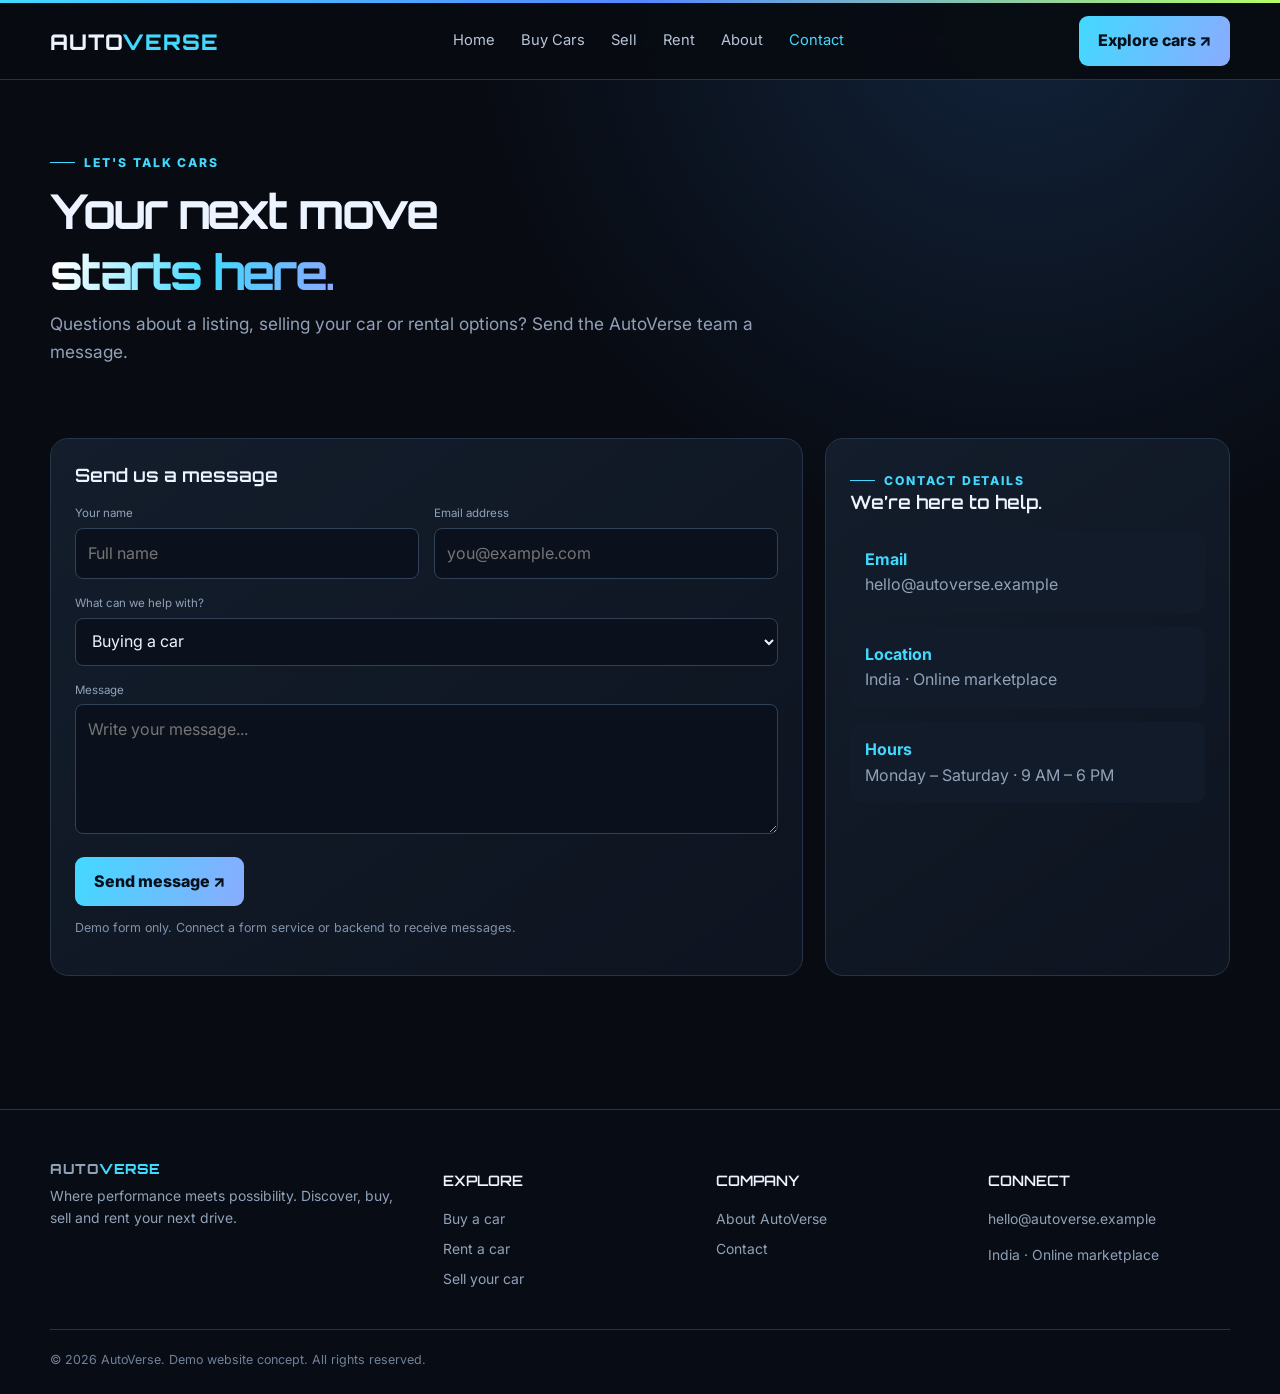
<file: contact.html>
<!DOCTYPE html>
<html lang="en">
    <head>
        <meta charset="UTF-8">
        <meta name="viewport" content="width=device-width, initial-scale=1.0">
        <meta name="description" content="AutoVerse automotive marketplace to buy, sell and rent cars.">
        <title>AutoVerse | Contact</title>
        <link rel="stylesheet" href="style.css">
    </head>
    <body>
        <div class="topline"></div>
        <header class="header">
            <div class="container nav">
                <a class="logo" href="index.html">AUTO<span>VERSE</span></a>
                <nav class="navlinks">
                    <a class="" href="index.html">Home</a>
                    <a class="" href="buy.html">Buy Cars</a>
                    <a class="" href="sell.html">Sell</a>
                    <a class="" href="rent.html">Rent</a>
                    <a class="" href="about.html">About</a>
                    <a class="active" href="contact.html">Contact</a>
                </nav>
                <a class="nav-cta" href="buy.html">Explore cars ↗</a>
            </div>
        </header>
        <main>
            <section class="page-hero">
                <div class="container">
                    <span class="eyebrow">LET'S TALK CARS</span>
                    <h1 class="page-title">Your next move<br><span class="gradient">starts here.</span></h1>
                    <p class="lead">Questions about a listing, selling your car or rental options? Send the AutoVerse team a message.</p>
                </div>
            </section>
            <section class="section" style="padding-top:20px">
                <div class="container content-grid">
                    <form class="panel">
                        <h3>Send us a message</h3>
                        <div class="form-grid">
                            <div class="field">
                                <label>Your name</label>
                                <input placeholder="Full name" required>
                            </div>
                            <div class="field">
                                <label>Email address</label>
                                <input type="email" placeholder="you@example.com" required>
                            </div>
                            <div class="field full">
                                <label>What can we help with?</label>
                                <select>
                                    <option>Buying a car</option>
                                    <option>Selling a car</option>
                                    <option>Car rental</option>
                                    <option>General enquiry</option>
                                </select>
                            </div>
                            <div class="field full">
                                <label>Message</label>
                                <textarea placeholder="Write your message..."></textarea>
                            </div>
                            <div class="full">
                                <button type="button" class="btn">Send message ↗</button>
                                <p class="notice">Demo form only. Connect a form service or backend to receive messages.</p>
                            </div>
                        </div>
                    </form>
                    <aside class="panel">
                        <span class="eyebrow">CONTACT DETAILS</span>
                        <h3>We’re here to help.</h3>
                        <div class="contact-info">
                            <div class="contact-item"><b>Email</b><span class="muted">hello@autoverse.example</span>
                            </div>
                            <div class="contact-item"><b>Location</b><span class="muted">India · Online marketplace</span>
                            </div>
                            <div class="contact-item"><b>Hours</b><span class="muted">Monday – Saturday · 9 AM – 6 PM</span>
                            </div>
                        </div>
                    </aside>
                </div>
            </section>
        </main>
        <footer class="footer">
            <div class="container">
                <div class="footer-grid">
                    <div>
                        <a class="logo" href="index.html">AUTO<span>VERSE</span></a>
                        <p>Where performance meets possibility. Discover, buy, sell and rent your next drive.</p>
                    </div>
                    <div>
                        <h4>EXPLORE</h4>
                        <a href="buy.html">Buy a car</a>
                        <a href="rent.html">Rent a car</a>
                        <a href="sell.html">Sell your car</a>
                    </div>
                    <div>
                        <h4>COMPANY</h4>
                        <a href="about.html">About AutoVerse</a>
                        <a href="contact.html">Contact</a>
                    </div>
                    <div>
                        <h4>CONNECT</h4>
                        <p>hello@autoverse.example</p>
                        <p>India · Online marketplace</p>
                    </div>
                </div>
                <div class="copyright">
                    © 2026 AutoVerse. Demo website concept. All rights reserved.
                </div>
            </div>
        </footer>
    </body>
    </html>
</file>
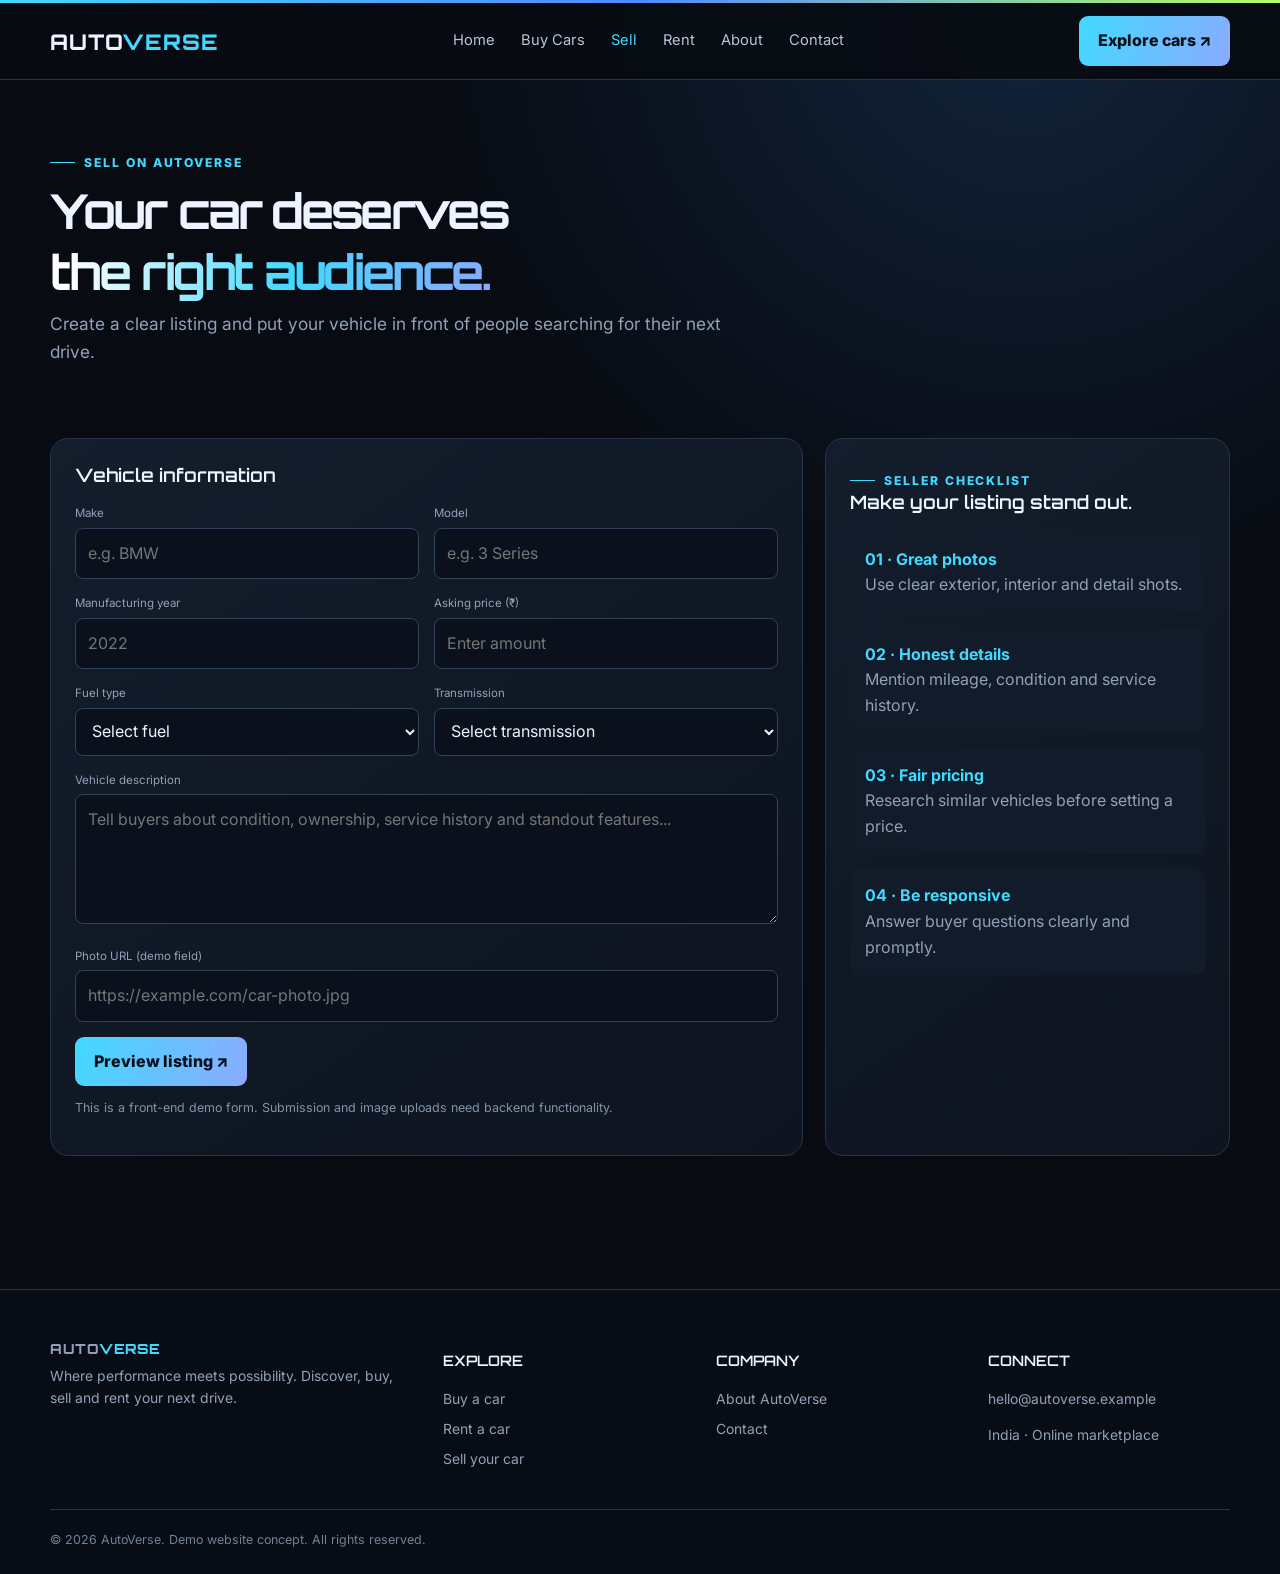
<file: sell.html>
<!DOCTYPE html>
<html lang="en">
    <head>
        <meta charset="UTF-8">
        <meta name="viewport" content="width=device-width, initial-scale=1.0">
        <meta name="description" content="AutoVerse automotive marketplace to buy, sell and rent cars.">
        <title>AutoVerse | Sell</title>
        <link rel="stylesheet" href="style.css">
    </head>
    <body>
        <div class="topline"></div>
        <header class="header">
            <div class="container nav">
                <a class="logo" href="index.html">AUTO<span>VERSE</span></a>
                <nav class="navlinks">
                    <a class="" href="index.html">Home</a>
                    <a class="" href="buy.html">Buy Cars</a>
                    <a class="active" href="sell.html">Sell</a>
                    <a class="" href="rent.html">Rent</a>
                    <a class="" href="about.html">About</a>
                    <a class="" href="contact.html">Contact</a>
                </nav>
                <a class="nav-cta" href="buy.html">Explore cars ↗</a>
            </div>
        </header>
        <main>
            <section class="page-hero">
                <div class="container">
                    <span class="eyebrow">SELL ON AUTOVERSE</span>
                    <h1 class="page-title">Your car deserves<br><span class="gradient">the right audience.</span></h1>
                    <p class="lead">Create a clear listing and put your vehicle in front of people searching for their next drive.</p>
                </div>
            </section>
            <section class="section" style="padding-top:20px">
                <div class="container content-grid">
                    <form class="panel">
                        <h3>Vehicle information</h3>
                        <div class="form-grid">
                            <div class="field">
                                <label>Make</label>
                                <input required placeholder="e.g. BMW">
                            </div>
                            <div class="field">
                                <label>Model</label>
                                <input required placeholder="e.g. 3 Series">
                            </div>
                            <div class="field">
                                <label>Manufacturing year</label>
                                <input type="number" placeholder="2022">
                            </div>
                            <div class="field">
                                <label>Asking price (₹)</label>
                                <input type="number" placeholder="Enter amount">
                            </div>
                            <div class="field">
                                <label>Fuel type</label>
                                <select>
                                    <option>Select fuel</option>
                                    <option>Petrol</option>
                                    <option>Diesel</option>
                                    <option>Electric</option>
                                    <option>Hybrid</option>
                                </select>
                            </div>
                            <div class="field">
                                <label>Transmission</label>
                                <select>
                                    <option>Select transmission</option>
                                    <option>Automatic</option>
                                    <option>Manual</option>
                                </select>
                            </div>
                            <div class="field full">
                                <label>Vehicle description</label>
                                <textarea placeholder="Tell buyers about condition, ownership, service history and standout features..."></textarea>
                            </div>
                            <div class="field full">
                                <label>Photo URL (demo field)</label>
                                <input type="url" placeholder="https://example.com/car-photo.jpg">
                            </div>
                            <div class="full">
                                <button class="btn" type="button">Preview listing ↗</button>
                                <p class="notice">This is a front-end demo form. Submission and image uploads need backend functionality.</p>
                            </div>
                        </div>
                    </form>
                    <aside class="panel">
                        <span class="eyebrow">SELLER CHECKLIST</span>
                        <h3>Make your listing stand out.</h3>
                        <div class="contact-info">
                            <div class="contact-item"><b>01 · Great photos</b><span class="muted">Use clear exterior, interior and detail shots.</span>
                            </div>
                            <div class="contact-item"><b>02 · Honest details</b><span class="muted">Mention mileage, condition and service history.</span>
                            </div>
                            <div class="contact-item"><b>03 · Fair pricing</b><span class="muted">Research similar vehicles before setting a price.</span>
                            </div>
                            <div class="contact-item"><b>04 · Be responsive</b><span class="muted">Answer buyer questions clearly and promptly.</span>
                            </div>
                        </div>
                    </aside>
                </div>
            </section>
        </main>
        <footer class="footer">
            <div class="container">
                <div class="footer-grid">
                    <div>
                        <a class="logo" href="index.html">AUTO<span>VERSE</span></a>
                        <p>Where performance meets possibility. Discover, buy, sell and rent your next drive.</p>
                    </div>
                    <div>
                        <h4>EXPLORE</h4>
                        <a href="buy.html">Buy a car</a>
                        <a href="rent.html">Rent a car</a>
                        <a href="sell.html">Sell your car</a>
                    </div>
                    <div>
                        <h4>COMPANY</h4>
                        <a href="about.html">About AutoVerse</a>
                        <a href="contact.html">Contact</a>
                    </div>
                    <div>
                        <h4>CONNECT</h4>
                        <p>hello@autoverse.example</p>
                        <p>India · Online marketplace</p>
                    </div>
                </div>
                <div class="copyright">
                    © 2026 AutoVerse. Demo website concept. All rights reserved.
                </div>
            </div>
        </footer>
    </body>
    </html>
</file>
<file: style.css>
/* 01. Fonts and design tokens */
@import url('https://fonts.googleapis.com/css2?family=Inter:wght@400;500;600;700;800&family=Orbitron:wght@500;600;700;800&display=swap');
:root {
    --bg:#080b12;
    --panel:#101622;
    --panel2:#151e2c;
    --line:#263449;
    --text:#edf4ff;
    --muted:#91a1b8;
    --cyan:#42d9ff;
    --blue:#5488ff;
    --lime:#b5ff65;
    --radius:18px;
    --max:1180px
}
/* 02. Reset and global styles */
* {
    box-sizing:border-box
}
html {
    scroll-behavior:smooth
}
body {
    margin:0;
    background:radial-gradient(circle at 80% 0%,#12233b 0,transparent 32%),var(--bg);
    color:var(--text);
    font-family:Inter,Arial,sans-serif;
    line-height:1.6
}
a {
    color:inherit;
    text-decoration:none
}
img {
    display:block;
    max-width:100%
}
button,input,select,textarea {
    font:inherit
}
/* 03. Layout utilities */
.container {
    width:min(var(--max),calc(100% - 40px));
    margin:auto
}
/* 04. Header and navigation */
.topline {
    height:3px;
    background:linear-gradient(90deg,var(--cyan),var(--blue),var(--lime))
}
.header {
    position:sticky;
    top:0;
    z-index:20;
    background:#080b12eF;
    backdrop-filter:blur(16px);
    border-bottom:1px solid #263449
}
.nav {
    min-height:76px;
    display:flex;
    align-items:center;
    justify-content:space-between;
    gap:24px
}
.logo {
    font:800 1.35rem Orbitron,sans-serif;
    letter-spacing:.04em
}
.logo span {
    color:var(--cyan)
}
.navlinks {
    display:flex;
    align-items:center;
    gap:26px;
    color:#b7c5d8;
    font-size:.92rem
}
.navlinks a {
    transition:color .2s
}
.navlinks a:hover,.navlinks a.active {
    color:var(--cyan)
}
.nav-cta,.btn {
    display:inline-flex;
    align-items:center;
    justify-content:center;
    gap:9px;
    padding:12px 19px;
    border-radius:9px;
    background:linear-gradient(110deg,var(--cyan),#8aabff);
    color:#06101a;
    font-weight:800;
    border:0;
    transition:transform .2s,box-shadow .2s
}
.nav-cta:hover,.btn:hover {
    transform:translateY(-3px);
    box-shadow:0 9px 28px #42d9ff35
}
.btn.secondary {
    background:transparent;
    color:var(--text);
    border:1px solid #52657f
}
.btn.small {
    padding:9px 14px;
    font-size:.86rem
}
.menu-note {
    display:none
}
/* 05. Homepage hero and typography */
.hero {
    padding:76px 0 65px;
    position:relative;
    overflow:hidden
}
.hero-grid {
    display:grid;
    grid-template-columns:1fr 1.05fr;
    gap:45px;
    align-items:center
}
.eyebrow {
    display:inline-flex;
    align-items:center;
    gap:9px;
    color:var(--cyan);
    font-size:.76rem;
    letter-spacing:.16em;
    text-transform:uppercase;
    font-weight:800
}
.eyebrow:before {
    content:"";
    width:25px;
    height:1px;
    background:var(--cyan)
}
h1,h2,h3,p {
    margin-top:0
}
h1 {
    font:800 clamp(2.8rem,6vw,5.8rem)/1.03 Orbitron,sans-serif;
    letter-spacing:-.055em;
    margin:19px 0
}
.gradient {
    background:linear-gradient(100deg,#fff 5%,var(--cyan) 55%,#8aa8ff);
    -webkit-background-clip:text;
    background-clip:text;
    color:transparent
}
.lead {
    color:var(--muted);
    font-size:1.08rem;
    max-width:560px
}
.hero-actions {
    display:flex;
    gap:13px;
    flex-wrap:wrap;
    margin:27px 0 32px
}
.stats {
    display:flex;
    gap:35px;
    flex-wrap:wrap
}
.stat strong {
    display:block;
    font:700 1.35rem Orbitron;
    color:var(--text)
}
.stat span {
    font-size:.78rem;
    color:var(--muted)
}
.hero-visual {
    position:relative
}
.hero-visual:before {
    content:"";
    position:absolute;
    inset:10% -5%;
    background:radial-gradient(ellipse,#2e9dcb35,transparent 65%);
    filter:blur(20px)
}
.hero-visual img {
    position:relative;
    width:100%;
    border-radius:24px;
    border:1px solid #30445d;
    box-shadow:0 30px 90px #0009;
    animation:float 6s ease-in-out infinite
}
.visual-tag {
    position:absolute;
    z-index:2;
    bottom:18px;
    left:-18px;
    padding:13px 17px;
    background:#0b1421eF;
    border:1px solid #3a5870;
    border-radius:12px;
    font-size:.8rem
}
.visual-tag b {
    display:block;
    color:var(--lime);
    font:700 1rem Orbitron
}
/* 06. Sections and headings */
.section {
    padding:68px 0
}
.section-head {
    display:flex;
    align-items:end;
    justify-content:space-between;
    gap:20px;
    margin-bottom:27px
}
.section-head h2,.page-title {
    font:700 clamp(1.8rem,4vw,3rem) Orbitron,sans-serif;
    margin:8px 0
}
.section-head p {
    color:var(--muted);
    margin:0
}
.text-link {
    color:var(--cyan);
    font-weight:700
}
/* 07. Car cards and feature cards */
.cards {
    display:grid;
    grid-template-columns:repeat(3,1fr);
    gap:20px
}
.car-card,.feature-card,.panel {
    background:linear-gradient(145deg,#131d2b,#0e1420);
    border:1px solid var(--line);
    border-radius:var(--radius);
    overflow:hidden;
    transition:transform .25s,border-color .25s,box-shadow .25s
}
.car-card:hover,.feature-card:hover {
    transform:translateY(-6px);
    border-color:#4b9dbb;
    box-shadow:0 18px 45px #0005
}
.car-image {
    height:205px;
    overflow:hidden;
    background:#172232
}
.car-image img {
    width:100%;
    height:100%;
    object-fit:cover;
    transition:transform .55s
}
.car-card:hover .car-image img {
    transform:scale(1.06)
}
.car-info {
    padding:18px
}
.car-top {
    display:flex;
    justify-content:space-between;
    gap:10px;
    align-items:start
}
.car-info h3 {
    font-size:1.05rem;
    margin:0 0 5px
}
.muted {
    color:var(--muted)
}
.price {
    font:700 1.1rem Orbitron;
    color:var(--cyan);
    white-space:nowrap
}
.specs {
    display:flex;
    gap:13px;
    flex-wrap:wrap;
    padding:13px 0;
    margin:13px 0;
    border-top:1px solid var(--line);
    border-bottom:1px solid var(--line);
    font-size:.78rem;
    color:#a9b8cc
}
.card-bottom {
    display:flex;
    justify-content:space-between;
    align-items:center;
    gap:10px
}
.pill {
    display:inline-block;
    padding:5px 9px;
    border:1px solid #31566a;
    border-radius:99px;
    color:var(--cyan);
    font-size:.7rem;
    font-weight:700
}
/* 08. Search and form controls */
.searchbar {
    display:grid;
    grid-template-columns:1.2fr 1fr 1fr auto;
    gap:10px;
    padding:14px;
    background:#111b29;
    border:1px solid var(--line);
    border-radius:15px
}
.field label {
    display:block;
    color:var(--muted);
    font-size:.72rem;
    margin:0 0 5px
}
.field input,.field select,.field textarea {
    width:100%;
    background:#0a111c;
    color:var(--text);
    border:1px solid #304158;
    border-radius:8px;
    padding:12px;
    outline:none
}
.field input:focus,.field select:focus,.field textarea:focus {
    border-color:var(--cyan)
}
.field textarea {
    min-height:130px;
    resize:vertical
}
.searchbar .btn {
    align-self:end
}
/* 09. Promotional banner */
.banner {
    padding:40px;
    border:1px solid #31516b;
    border-radius:22px;
    background:linear-gradient(110deg,#11283b,#111827 65%,#19233a);
    display:flex;
    justify-content:space-between;
    align-items:center;
    gap:25px
}
.banner h2 {
    font:700 clamp(1.5rem,3vw,2.5rem) Orbitron;
    margin:0 0 8px
}
.banner p {
    color:var(--muted);
    margin:0
}
/* 10. Inner-page layouts and panels */
.page-hero {
    padding:65px 0 35px
}
.page-hero .lead {
    max-width:720px
}
.content-grid {
    display:grid;
    grid-template-columns:1.3fr .7fr;
    gap:22px
}
.panel {
    padding:24px
}
.panel h3 {
    font:600 1.15rem Orbitron
}
.form-grid {
    display:grid;
    grid-template-columns:1fr 1fr;
    gap:15px
}
.form-grid .full {
    grid-column:1/-1
}
.feature-grid {
    display:grid;
    grid-template-columns:repeat(3,1fr);
    gap:18px
}
.feature-card {
    padding:24px
}
.feature-icon {
    width:44px;
    height:44px;
    display:grid;
    place-items:center;
    border-radius:12px;
    background:#17364a;
    color:var(--cyan);
    font-size:1.25rem;
    margin-bottom:17px
}
.feature-card p {
    color:var(--muted);
    font-size:.9rem;
    margin-bottom:0
}
/* 11. Footer */
.footer {
    margin-top:65px;
    border-top:1px solid var(--line);
    background:#080d15;
    padding:42px 0 24px
}
.footer-grid {
    display:grid;
    grid-template-columns:1.5fr 1fr 1fr 1fr;
    gap:30px
}
.footer p,.footer a {
    color:var(--muted);
    font-size:.87rem
}
.footer h4 {
    font:600 .9rem Orbitron
}
.footer a {
    display:block;
    margin:8px 0
}
.footer a:hover {
    color:var(--cyan)
}
.copyright {
    border-top:1px solid var(--line);
    margin-top:30px;
    padding-top:20px;
    color:#718198;
    font-size:.78rem
}
.empty-note {
    padding:18px;
    border:1px dashed #40536a;
    border-radius:12px;
    color:var(--muted);
    font-size:.9rem
}
.notice {
    font-size:.78rem;
    color:#8193aa;
    margin-top:12px
}
/* 12. Vehicle details and rental layouts */
.details-hero {
    display:grid;
    grid-template-columns:1.15fr .85fr;
    gap:25px;
    align-items:center
}
.details-hero img {
    border-radius:18px;
    border:1px solid var(--line);
    width:100%
}
.detail-list {
    display:grid;
    grid-template-columns:repeat(2,1fr);
    gap:12px
}
.detail-list div {
    padding:14px;
    background:#111b29;
    border-radius:10px
}
.detail-list span {
    display:block;
    color:var(--muted);
    font-size:.75rem
}
.detail-list b {
    font-size:.95rem
}
.rent-card {
    display:flex;
    gap:18px;
    align-items:center
}
.rent-card img {
    width:42%;
    height:175px;
    object-fit:cover;
    border-radius:12px
}
.rent-card .car-info {
    padding:0;
    flex:1
}
.contact-info {
    display:grid;
    gap:14px
}
.contact-item {
    padding:15px;
    background:#111b29;
    border-radius:10px
}
.contact-item b {
    display:block;
    color:var(--cyan)
}
/* 13. Base motion */
@keyframes float {
    0%,100% {
        transform:translateY(0)
    }
    50% {
        transform:translateY(-9px)
    }
}
@keyframes fadeUp {
    from {
        opacity:0;
        transform:translateY(18px)
    }
    to {
        opacity:1;
        transform:translateY(0)
    }
}
.reveal {
    animation:fadeUp .7s ease both
}
.delay1 {
    animation-delay:.12s
}
.delay2 {
    animation-delay:.24s
}
.delay3 {
    animation-delay:.36s
}
/* 14. Tablet responsive layout */
@media(max-width:850px) {
    .hero-grid,.details-hero,.content-grid {
        grid-template-columns:1fr
    }
    .hero {
        padding-top:48px
    }
    .hero-visual {
        max-width:680px;
        margin:auto
    }
    .cards,.feature-grid {
        grid-template-columns:repeat(2,1fr)
    }
    .footer-grid {
        grid-template-columns:repeat(2,1fr)
    }
    .navlinks {
        gap:14px
    }
    .nav-cta {
        display:none
    }
}
/* 15. Mobile responsive layout */
@media(max-width:620px) {
    .container {
        width:min(100% - 28px,var(--max))
    }
    .nav {
        min-height:68px;
        align-items:flex-start;
        padding:18px 0;
        flex-direction:column;
        gap:12px
    }
    .navlinks {
        width:100%;
        overflow-x:auto;
        padding-bottom:4px;
        white-space:nowrap;
        font-size:.82rem
    }
    .hero {
        padding:45px 0
    }
    .stats {
        gap:20px
    }
    .cards,.feature-grid {
        grid-template-columns:1fr
    }
    .searchbar {
        grid-template-columns:1fr 1fr
    }
    .searchbar .field:first-child {
        grid-column:1/-1
    }
    .searchbar .btn {
        grid-column:1/-1
    }
    .section {
        padding:48px 0
    }
    .section-head {
        align-items:start;
        flex-direction:column
    }
    .banner {
        padding:25px;
        align-items:flex-start;
        flex-direction:column
    }
    .form-grid {
        grid-template-columns:1fr
    }
    .form-grid .full {
        grid-column:auto
    }
    .footer-grid {
        grid-template-columns:1fr 1fr
    }
    .rent-card {
        align-items:flex-start;
        flex-direction:column
    }
    .rent-card img {
        width:100%;
        height:190px
    }
    .visual-tag {
        left:8px
    }
    .page-hero {
        padding:45px 0 25px
    }
}
/* 16. Accessibility: reduced motion */
@media(prefers-reduced-motion:reduce) {
    *,*::before,*::after {
        scroll-behavior:auto!important;
        animation-duration:.01ms!important;
        transition-duration:.01ms!important
    }
}
/* 17. Homepage driving background */
/* Home-only driving background update: header and all sections below remain unchanged. */
.home-hero {
    min-height:610px;
    display:flex;
    align-items:center;
    background:
    linear-gradient(90deg,rgba(8,11,18,.97) 0%,rgba(8,11,18,.84) 34%,rgba(8,11,18,.30) 72%,rgba(8,11,18,.18) 100%),
    linear-gradient(0deg,rgba(8,11,18,.68),transparent 34%),
    url('images/driving-hero.jpg') center 52%/cover no-repeat;
}
.home-hero .hero-grid {
    grid-template-columns:1fr;
    position:relative;
    z-index:1
}
.home-hero .hero-grid>div:first-child {
    max-width:650px
}
.home-hero .hero-visual {
    display:none
}
@media(max-width:620px) {
    .home-hero {
        min-height:590px;
        background-position:58% center
    }
    .home-hero .hero-grid>div:first-child {
        max-width:100%
    }
}
/* 18. Animation system */
/* AutoVerse motion upgrade — CSS only, no JavaScript required. */
@keyframes navDrop  {
    from  {
        opacity: 0;
        transform: translateY(-14px);
    }
    to    {
        opacity: 1;
        transform: translateY(0);
    }
}
@keyframes heroTextIn  {
    from  {
        opacity: 0;
        transform: translateY(28px);
        filter: blur(5px);
    }
    to    {
        opacity: 1;
        transform: translateY(0);
        filter: blur(0);
    }
}
@keyframes softGlow  {
    0%, 100%  {
        box-shadow: 0 0 0 rgba(66,217,255,0);
    }
    50%  {
        box-shadow: 0 0 34px rgba(66,217,255,.13);
    }
}
@keyframes imageDrift  {
    0%, 100%  {
        background-position: 50% 52%;
    }
    50%  {
        background-position: 52% 48%;
    }
}
@keyframes lineSweep  {
    from  {
        transform: scaleX(0);
        transform-origin: left;
    }
    to  {
        transform: scaleX(1);
        transform-origin: left;
    }
}
.header  {
    animation: navDrop .55s ease-out both;
}
.topline  {
    transform-origin: left;
    animation: lineSweep .9s ease-out both;
}
.hero .eyebrow  {
    animation: heroTextIn .65s .08s both;
}
.hero h1  {
    animation: heroTextIn .75s .18s both;
}
.hero .lead  {
    animation: heroTextIn .75s .3s both;
}
.hero .hero-actions  {
    animation: heroTextIn .75s .42s both;
}
.hero .stats  {
    animation: heroTextIn .75s .54s both;
}
.page-hero > .container > *  {
    animation: heroTextIn .7s ease both;
}
.page-hero > .container > *:nth-child(2)  {
    animation-delay: .12s;
}
.page-hero > .container > *:nth-child(3)  {
    animation-delay: .22s;
}
.car-card, .feature-card, .panel, .banner  {
    will-change: transform;
}
.car-card, .feature-card  {
    transition: transform .32s cubic-bezier(.2,.75,.25,1),
              border-color .32s ease, box-shadow .32s ease;
}
.car-card:hover, .feature-card:hover  {
    transform: translateY(-8px) scale(1.012);
    box-shadow: 0 22px 50px rgba(0,0,0,.38), 0 0 22px rgba(66,217,255,.08);
}
.car-image img  {
    transition: transform .7s cubic-bezier(.2,.7,.2,1), filter .5s ease;
}
.car-card:hover .car-image img  {
    transform: scale(1.09);
    filter: saturate(1.12);
}
.btn, .nav-cta  {
    position: relative;
    overflow: hidden;
}
.btn::after, .nav-cta::after  {
    content: "";
    position: absolute;
    top: -50%;
    left: -75%;
    width: 45%;
    height: 200%;
    transform: rotate(22deg);
    background: rgba(255,255,255,.32);
    transition: left .55s ease;
    pointer-events: none;
}
.btn:hover::after, .nav-cta:hover::after  {
    left: 135%;
}
.btn:active, .nav-cta:active  {
    transform: translateY(0) scale(.97);
}
.home-hero  {
    animation: imageDrift 22s ease-in-out infinite;
}
.home-hero .hero-grid > div:first-child  {
    animation: heroTextIn .9s .12s both;
}
.stat strong  {
    transition: color .25s ease, text-shadow .25s ease;
}
.stat:hover strong  {
    color: var(--cyan);
    text-shadow: 0 0 18px rgba(66,217,255,.5);
}
.feature-icon  {
    transition: transform .3s ease, background .3s ease;
}
.feature-card:hover .feature-icon  {
    transform: rotate(-7deg) scale(1.1);
    background: #1d4a60;
}
.text-link  {
    transition: color .2s ease, letter-spacing .2s ease;
}
.text-link:hover  {
    color: #a5f0ff;
    letter-spacing: .02em;
}
input, select, textarea  {
    transition: border-color .2s ease, box-shadow .2s ease;
}
.field input:focus, .field select:focus, .field textarea:focus  {
    box-shadow: 0 0 0 3px rgba(66,217,255,.1);
}
.banner  {
    transition: border-color .3s ease, transform .3s ease;
}
.banner:hover  {
    border-color: #4b9dbb;
    transform: translateY(-3px);
}
@media (prefers-reduced-motion: reduce)  {
    .header, .topline, .hero .eyebrow, .hero h1, .hero .lead,
  .hero .hero-actions, .hero .stats, .page-hero > .container > *,
  .home-hero, .home-hero .hero-grid > div:first-child  {
        animation: none !important;
    }
}
</file>
